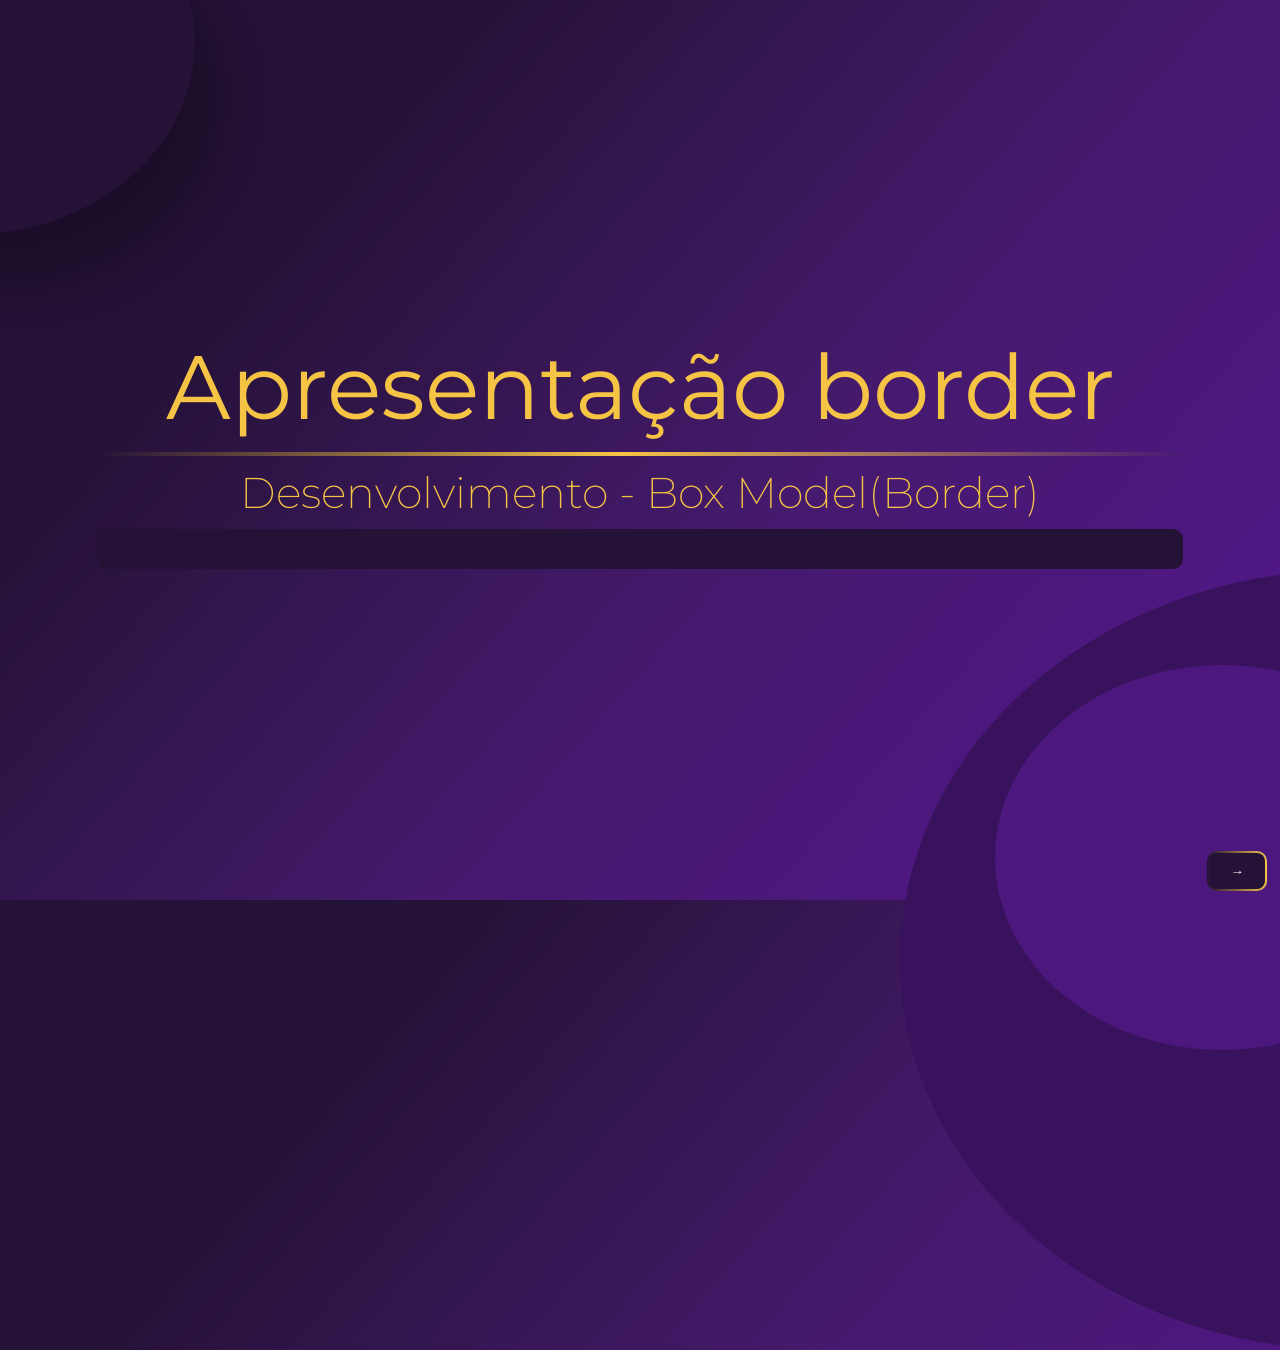
<file: public/index.html>
<!DOCTYPE html>
<html lang="pt-br">
<head>
    <meta charset="UTF-8">
    <meta name="viewport" content="width=device-width, initial-scale=1.0">
    <link rel="stylesheet" href="../style/style.css">
    <title>Slide 1</title>
</head>
<body>
    <div class="slide">
        <div class="elipse" id="el1"></div>
        <div class="elipse" id="el3"></div>
        <div class="elipse" id="el2"></div>

        <div class="titulo">
            <p id="titulo-capa">Apresentação border</p>
            <div class="linha-titulo"></div>
            <p id="subtitulo-capa">Desenvolvimento - Box Model(Border)</p>

            <div class="integrantes">
                <div class="grupo grupo1">
                    <span>Bruno Siqueira Broslavschi Pagan</span>
                    <span>Arthur Amorim Martins</span>
                    <span>Henry de Sá Rodrigues</span>
                </div>
                <div class="grupo grupo2">
                    <span>Osmar Felipe de Carvalho</span>
                    <span>João Bertozzi Neto</span>
                    <span>Cauê Minini Giroto Alvarez</span>
                </div>
            </div>
        </div>
        

        <footer class="botaos">
            <button id="direita">→</button>
        </footer>
    </div>
    <script src="../script/capa.js"></script>
</body>
</html>
</file>
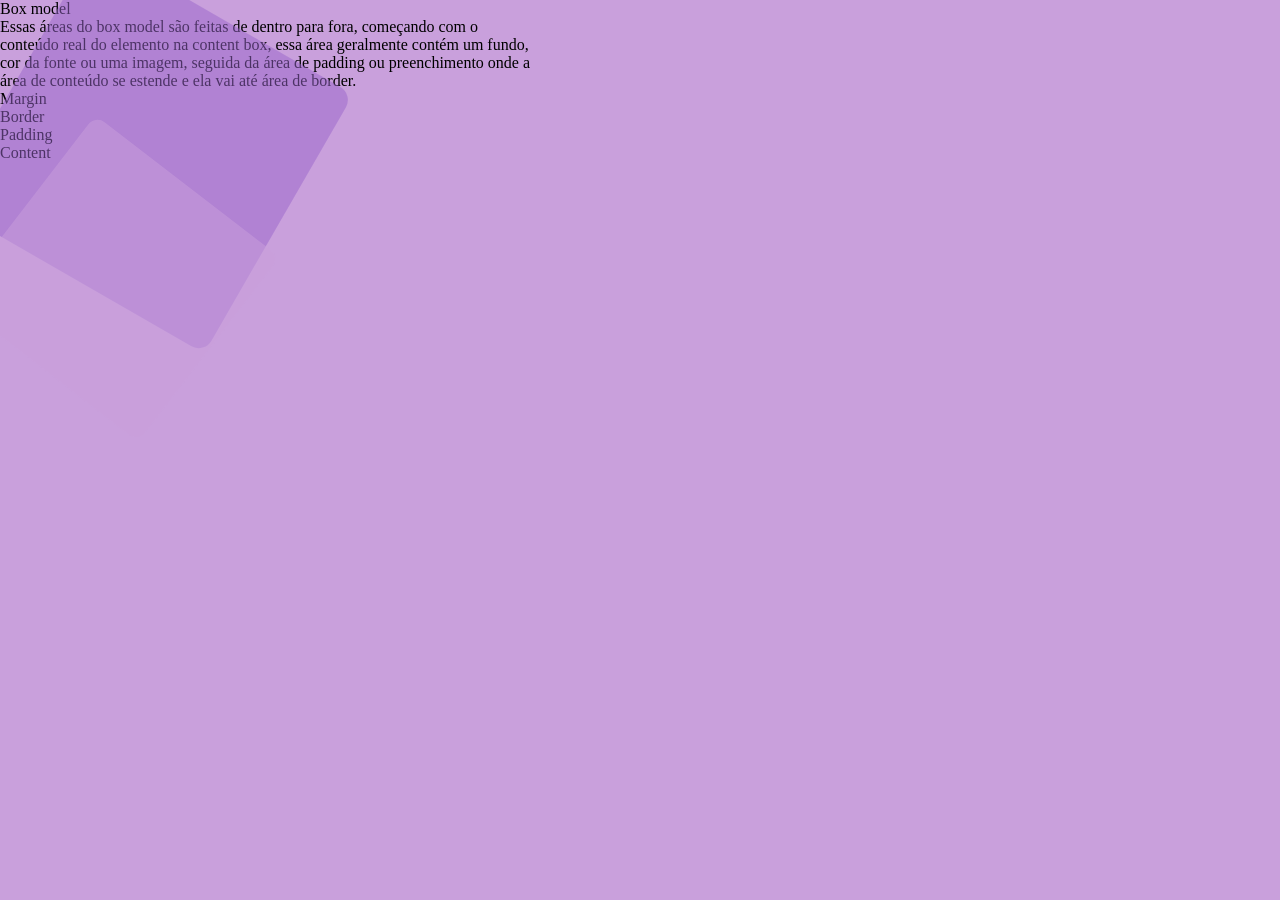
<file: public/boxmodel.html>
<!DOCTYPE html>
<html lang="en">
<head>
    <meta charset="UTF-8">
    <meta name="viewport" content="width=device-width, initial-scale=1.0">
    <title>Document</title>
    <link rel="stylesheet" href="../style/boxmodel.css">
</head>
<body id="slides">
    <div class="slide">
        <div class="esquerda-slide">
            <div class="quadrado1"></div>
            <span id="titulo-box-model">Box model</span>
            <div class="texto-box-model"><p>Essas áreas do box model são feitas de dentro para fora, começando com o conteúdo real do elemento na content box, essa área geralmente contém um fundo, cor da fonte ou uma imagem, seguida da área de padding ou preenchimento onde a área de conteúdo se estende e ela vai até área de border.</p></div>
        </div>
        <div class="direita-slide">
            <div class="caixas">
                <div class="caixa" id="c1"><span>Margin</span></div>
                <div class="caixa" id="c2"><span>Border</span></div>
                <div class="caixa" id="c3"><span>Padding</span></div>
                <div class="caixa" id="c4"><span>Content</span></div>
                
            </div>
            <div class="quadrado2"></div>
        </div>
    </div>
</body>
</html>
</file>
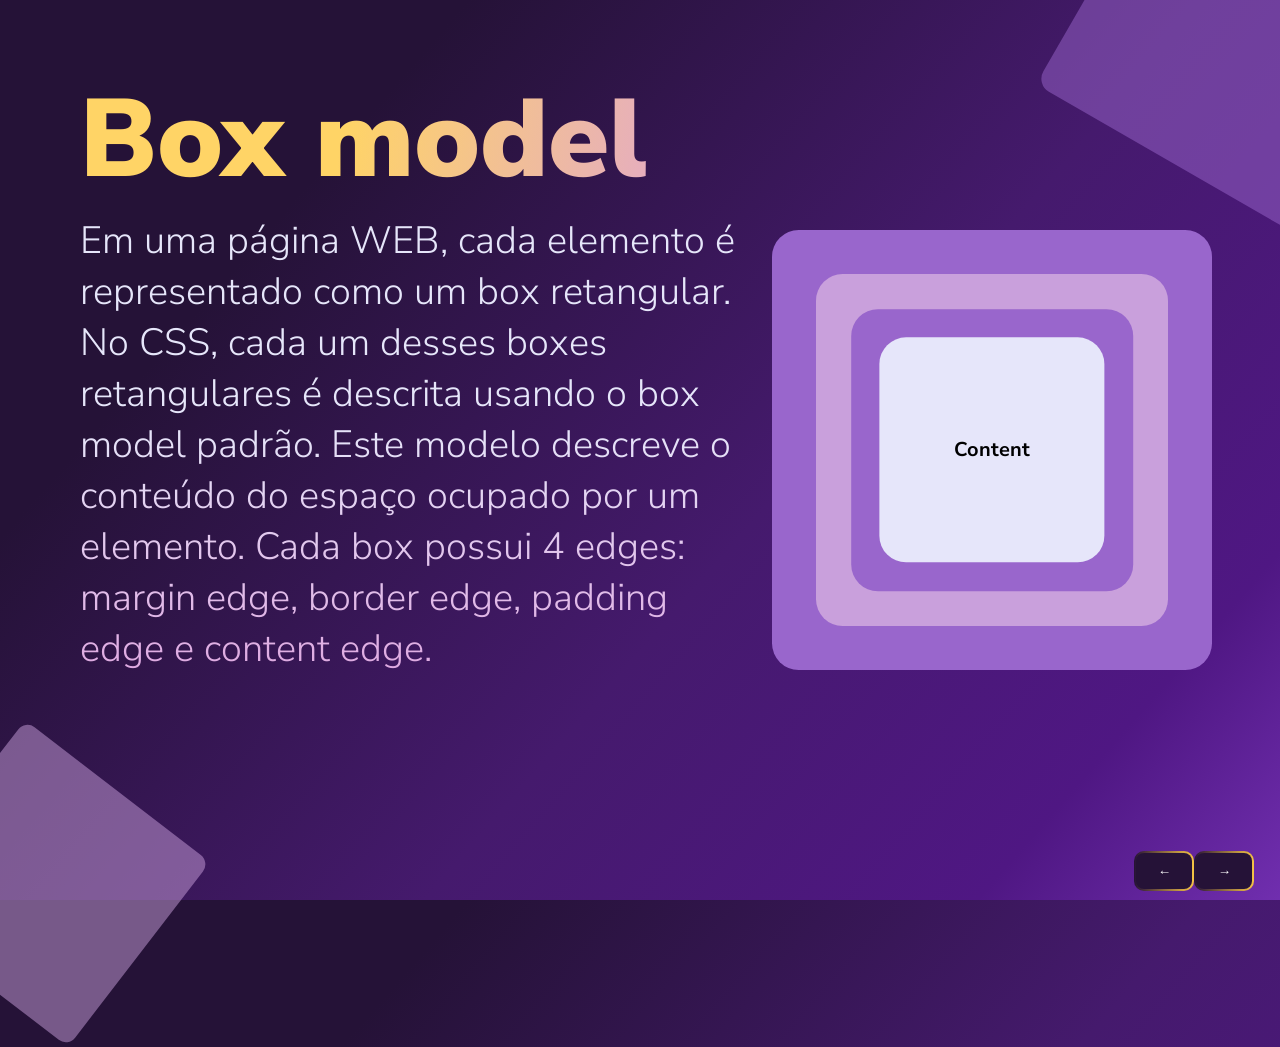
<file: public/slide1.html>
<!DOCTYPE html>
<html lang="en">
<head>
    <meta charset="UTF-8">
    <meta name="viewport" content="width=device-width, initial-scale=1.0">
    <title>slide 1</title>
    <link rel="stylesheet" href="../style/style.css">
</head>
<body>
        <div class="quadrado1"></div>
        <div class="texto">
            <span id="titulo-box-model">Box model</span>
            <div class="texto-box-model" id="texto-box-model"><p>Em uma página WEB, cada elemento é representado como um box retangular. No CSS, cada um desses boxes retangulares é descrita usando o box model padrão. Este modelo descreve o conteúdo do espaço ocupado por um elemento. Cada box possui 4 edges: margin edge, border edge, padding edge e content edge.</p></div>
        </div>
        <div class="caixas">
            <div class="caixa" id="c1"><span>Margin</span></div>
            <div class="caixa" id="c2"><span>Border</span></div>
            <div class="caixa" id="c3"><span>Padding</span></div>
            <div class="caixa" id="c4"><span>Content</span></div>
        </div>
        <div class="quadrado2"></div>
        <footer class="botaos">
            <button id="esquerda">←</button>
            <button id="direita">→</button>
        </footer>
        <script src="../script/slide1.js"></script>
</body>
</html>
</file>
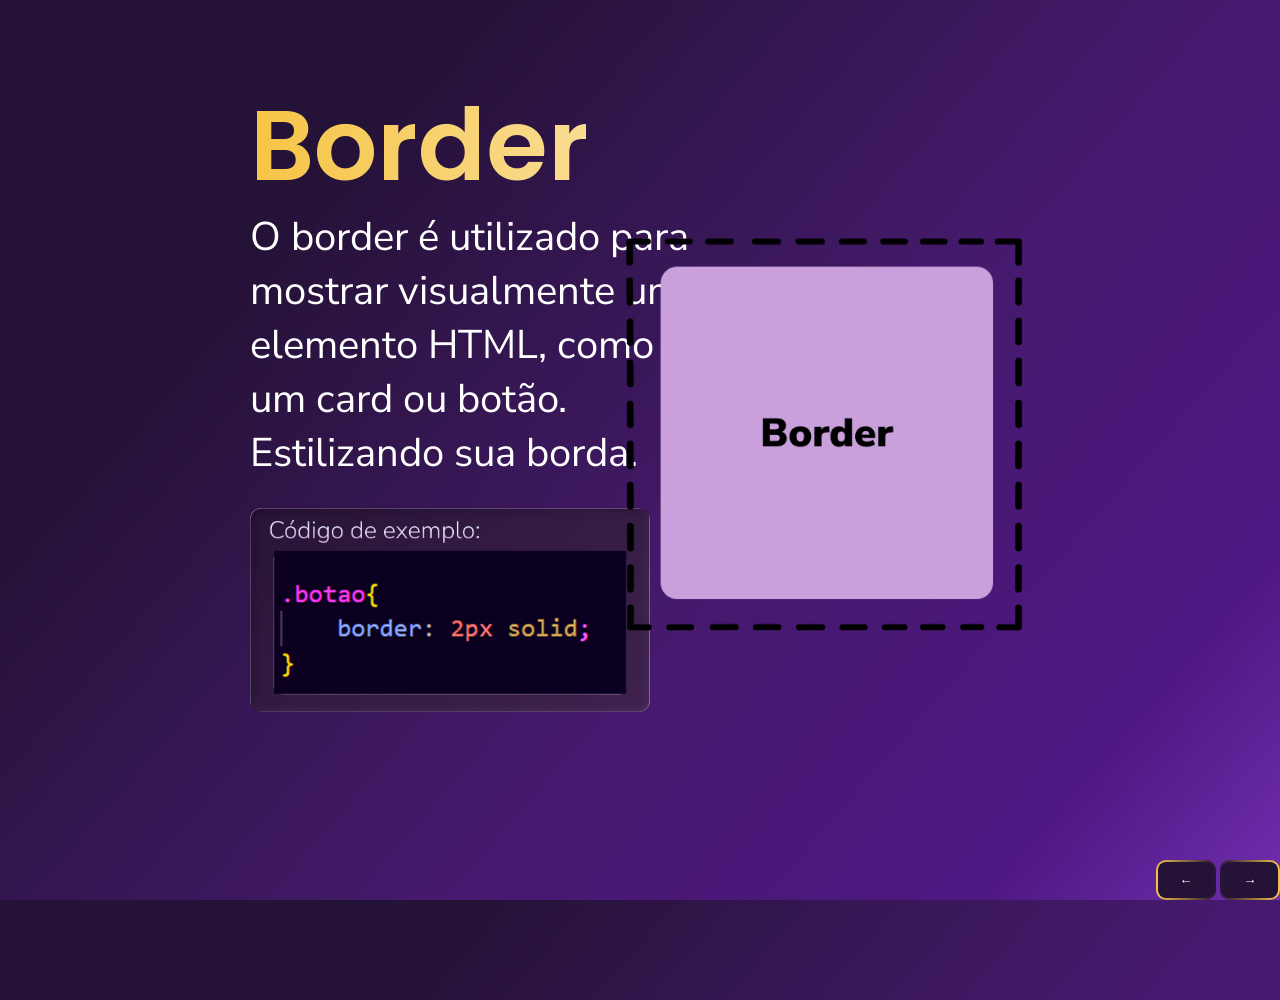
<file: public/slide2.html>
<!DOCTYPE html>
<html lang="pt-br">
<head>
    <meta charset="UTF-8">
    <meta name="viewport" content="width=device-width, initial-scale=1.0">
    <link rel="stylesheet" href="../style/style2.css">
    <title>Slide 2</title>
</head>
<body>

    <div class="content">
        <h1 id="title">Border</h1>
        <p id="info">O border é utilizado para <br>mostrar visualmente um <br>elemento HTML, como <br>um card ou botão. <br>Estilizando sua borda.</p>
        <div class="exemplo">
            <img src="../style/assets/exemplo1.png" alt="" class="ex1">
        </div>
        <div class="exemplo2">
            <img src="../style/assets/exemplo2.png" alt="" class="ex2">
        </div>
    </div>
    


    <footer class="botaos">
        <button id="esquerda">←</button>
        <button id="direita">→</button>
    </footer>

    <script src="../script/slide2.js"></script>
</body>
</html>
</file>
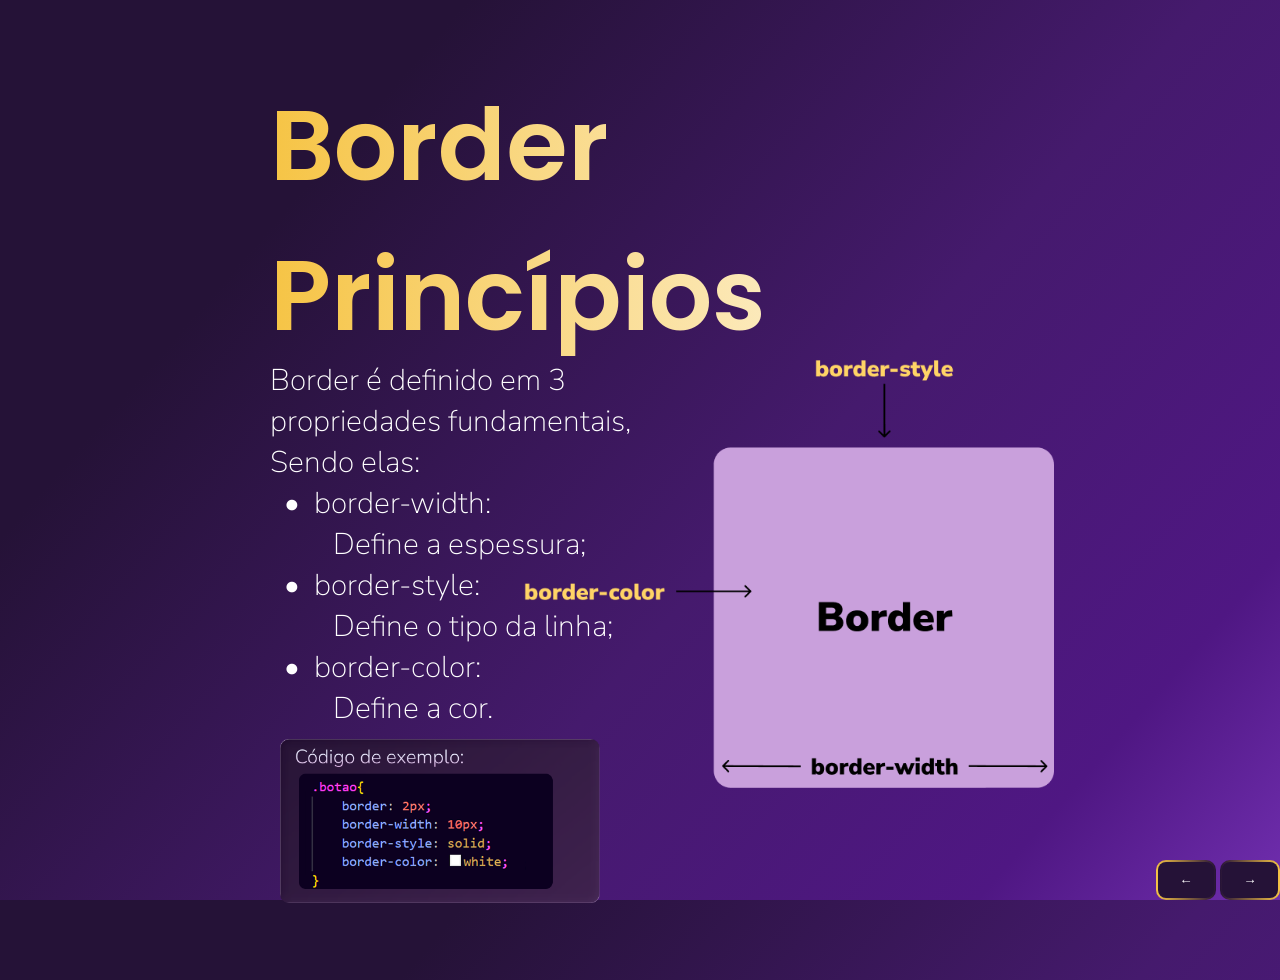
<file: public/slide3.html>
<!DOCTYPE html>
<html lang="pt-br">
<head>
    <meta charset="UTF-8">
    <meta name="viewport" content="width=device-width, initial-scale=1.0">
    <link rel="stylesheet" href="../style/style3.css">
    <title>Slide 3</title>
</head>
<body>

    <div class="content">
        <h1 id="title">Border Princípios</h1>
        <p id="info">Border é definido em 3<br>propriedades fundamentais,<br>Sendo elas:
        <br> &nbsp; • &nbsp;border-width:<br>&nbsp; &nbsp; &nbsp; &nbsp; &nbsp;Define a espessura;
        <br> &nbsp; • &nbsp;border-style:<br>&nbsp; &nbsp; &nbsp; &nbsp; &nbsp;Define o tipo da linha;
        <br> &nbsp; • &nbsp;border-color:<br>&nbsp; &nbsp; &nbsp; &nbsp; &nbsp;Define a cor.</p>
        <div class="exemplo3">
            <img src="../style/assets/ex3.png" alt="" class="ex3">
        </div>
        <div class="exemplo4">
            <img src="../style/assets/ex4.png" alt="" class="ex4">
        </div>
    </div>
    


    <footer class="botaos">
        <button id="esquerda">←</button>
        <button id="direita">→</button>
    </footer>

    <script src="../script/slide3.js"></script>
</body>
</html>
</file>
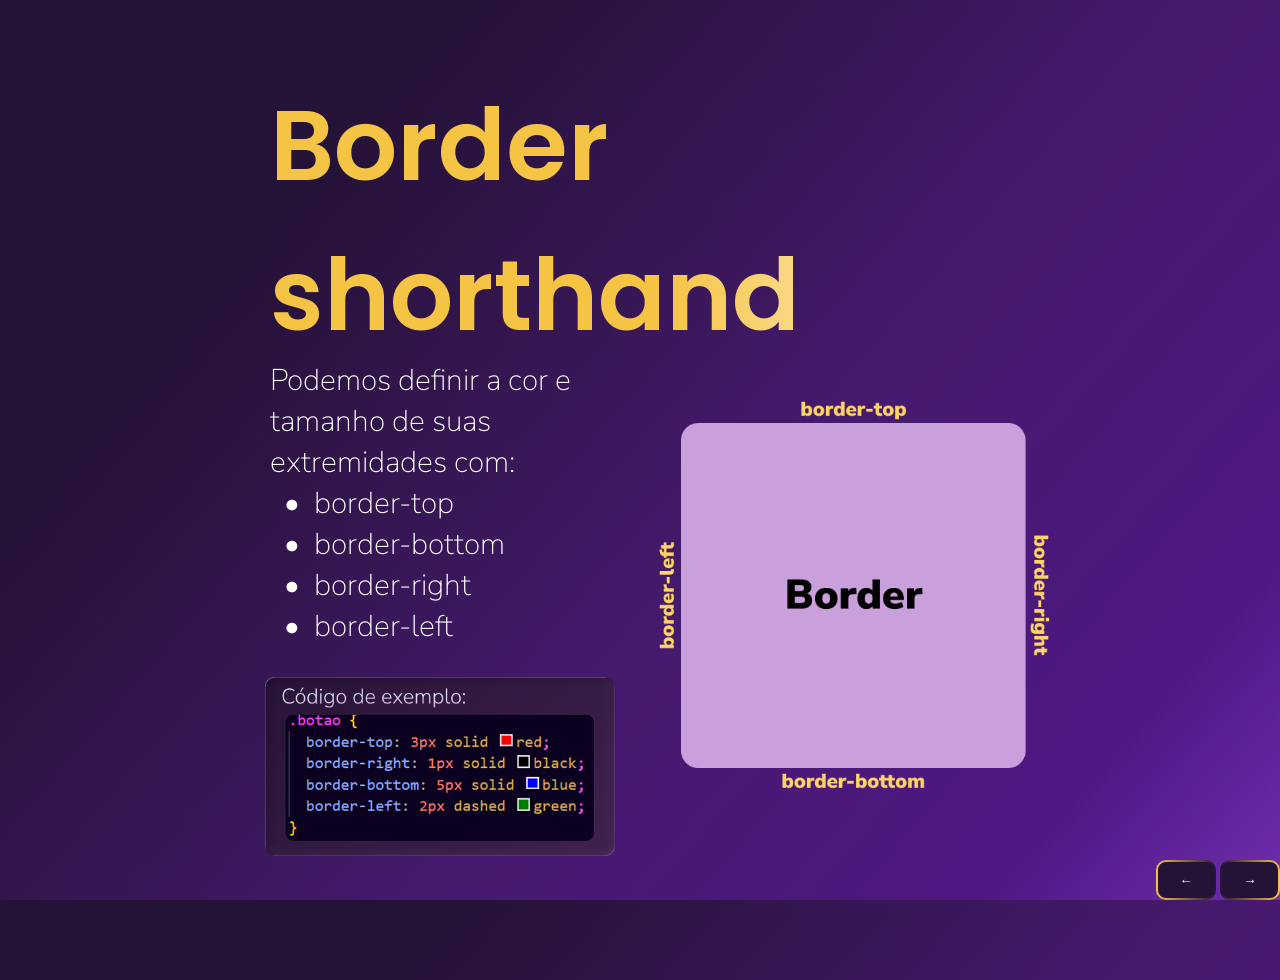
<file: public/slide4.html>
<!DOCTYPE html>
<html lang="pt-br">
<head>
    <meta charset="UTF-8">
    <meta name="viewport" content="width=device-width, initial-scale=1.0">
    <link rel="stylesheet" href="../style/style4.css">
    <title>Slide 4</title>
</head>
<body>

    <div class="content">
        <h1 class="title">Border shorthand</h1> 
        <p id="info">Podemos definir a cor e <br>tamanho de suas <br>extremidades com:
        <br> &nbsp; • &nbsp;border-top
        <br> &nbsp; • &nbsp;border-bottom
        <br>&nbsp; • &nbsp;border-right
        <br>&nbsp; • &nbsp;border-left<br></p>
        <div class="exemplo3">
            <img src="../style/assets/ex5.png" alt="" class="ex3">
        </div>
        <div class="exemplo4">
            <img src="../style/assets/ex6.png" alt="" class="ex4">
        </div>
    </div>
    


    <footer class="botaos">
        <button id="esquerda">←</button>
        <button id="direita">→</button>
    </footer>

    <script src="../script/slide4.js"></script>
</body>
</html>
</file>
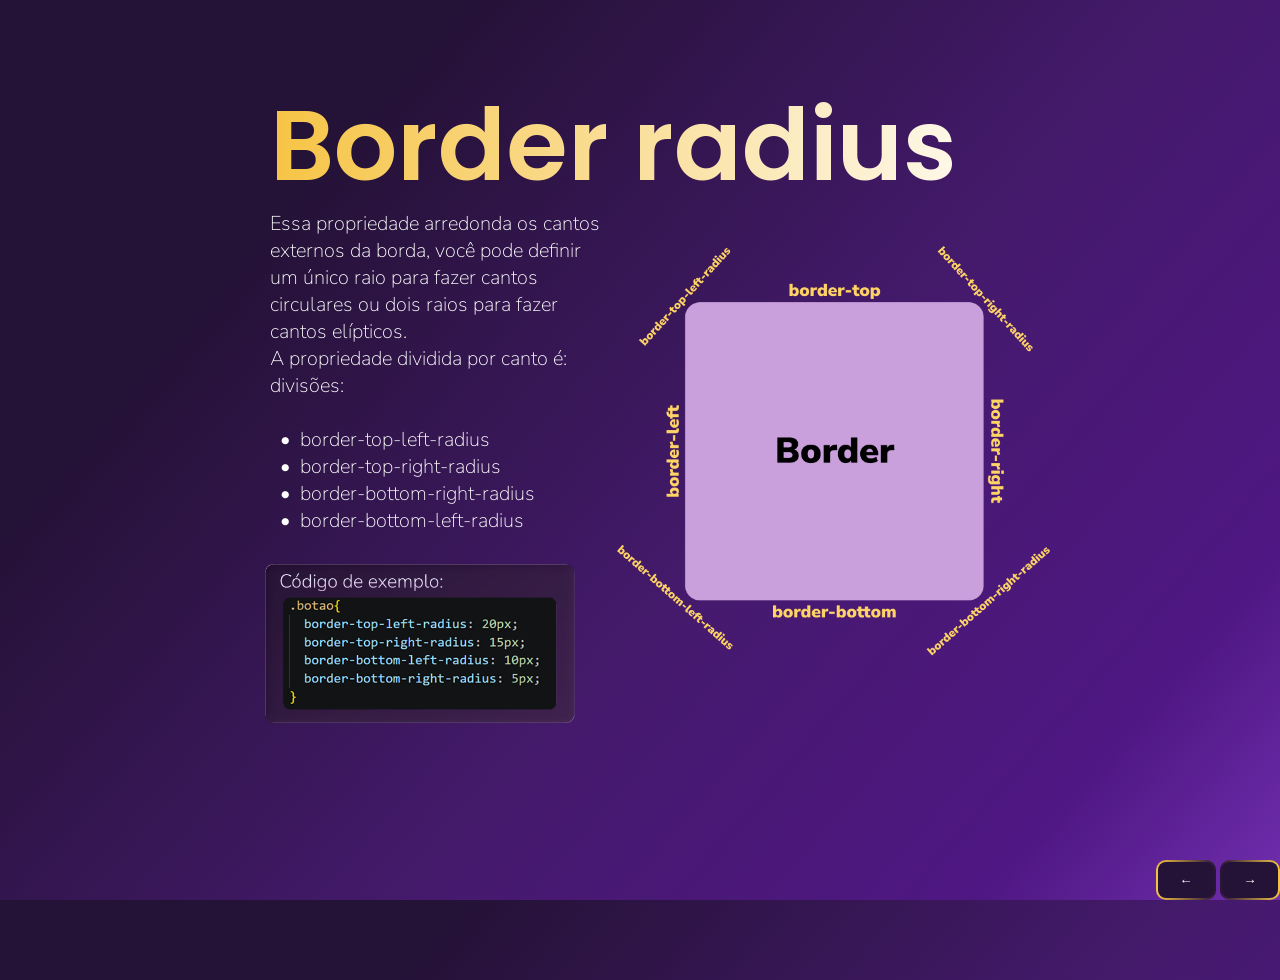
<file: public/slide5.html>
<!DOCTYPE html>
<html lang="pt-br">
<head>
    <meta charset="UTF-8">
    <meta name="viewport" content="width=device-width, initial-scale=1.0">
    <link rel="stylesheet" href="../style/style5.css">
    <title>Slide 5</title>
</head>
<body>

    <div class="content">
        <h1 id="title">Border radius</h1>
        <p id="info">Essa propriedade arredonda os cantos <br>externos da borda, você pode definir <br>um único raio para fazer cantos <br>circulares ou dois raios para fazer <br>cantos elípticos. <br>A propriedade dividida por canto é:<br>divisões:<br>
        <br> &nbsp; • &nbsp;border-top-left-radius
        <br> &nbsp; • &nbsp;border-top-right-radius
        <br>&nbsp; • &nbsp;border-bottom-right-radius
        <br>&nbsp; • &nbsp;border-bottom-left-radius</p>
        <div class="exemplo3">
            <img src="../style/assets/ex7.png" alt="" class="ex3">
        </div>
        <div class="exemplo4">
            <img src="../style/assets/ex8.png" alt="" class="ex4">
        </div>
    </div>
    


    <footer class="botaos">
        <button id="esquerda">←</button>
        <button id="direita">→</button>
    </footer>

    <script src="../script/slide5.js"></script>
</body>
</html>
</file>
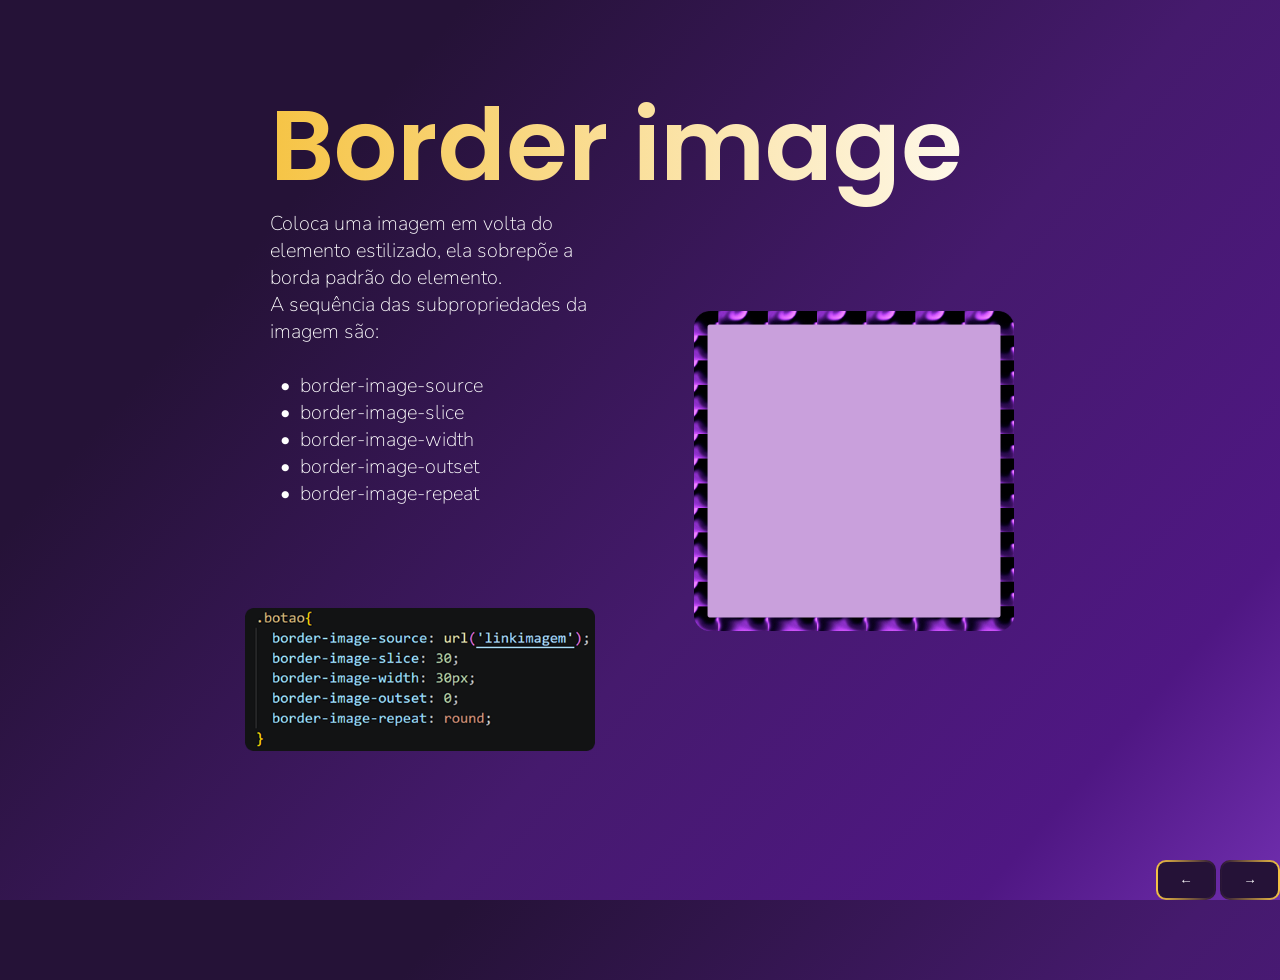
<file: public/slide6.html>
<!DOCTYPE html>
<html lang="pt-br">
<head>
    <meta charset="UTF-8">
    <meta name="viewport" content="width=device-width, initial-scale=1.0">
    <link rel="stylesheet" href="../style/style6.css">
    <title>Slide 6</title>
</head>
<body>

    <div class="content">
        <h1 id="title">Border image</h1>
        <p id="info">Coloca uma imagem em volta do <br>elemento estilizado, ela sobrepõe a <br>borda padrão do elemento.<br>A sequência das subpropriedades da <br>imagem são:<br>
        <br> &nbsp; • &nbsp;border-image-source
        <br> &nbsp; • &nbsp;border-image-slice
        <br>&nbsp; • &nbsp;border-image-width
        <br>&nbsp; • &nbsp;border-image-outset
        <br>&nbsp; • &nbsp;border-image-repeat</p>

        <div class="exemplo5">
            <img src="../style/assets/ex9.png" alt="" class="ex5">
        </div>
        <div class="exemplo6">
            <img src="../style/assets/ex10.png" alt="" class="ex6">
        </div>
    </div>

    <footer class="botaos">
        <button id="esquerda">←</button>
        <button id="direita">→</button>
    </footer>

    <script src="../script/slide6.js"></script>
</body>
</html>
</file>
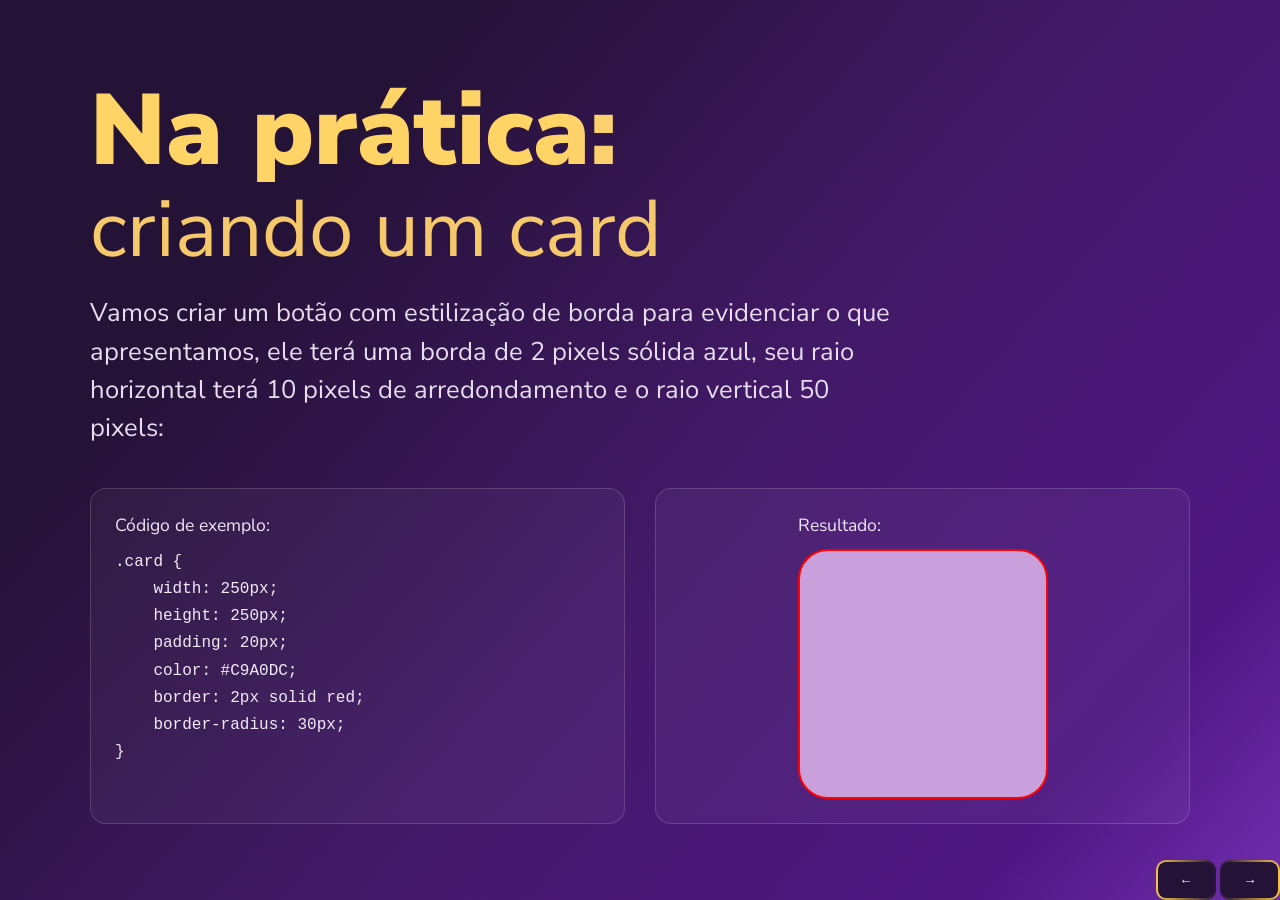
<file: public/slide7.html>
<!DOCTYPE html>
<html lang="pt-br">
<head>
<meta charset="UTF-8">
<title>slide 7</title>
<style>
  @import url('https://fonts.googleapis.com/css2?family=Fredoka:wght@300..700&family=Lexend:wght@100..900&family=Nunito+Sans:ital,opsz,wght@0,6..12,200..1000;1,6..12,200..1000&family=Poppins:ital,wght@0,100;0,200;0,300;0,400;0,500;0,600;0,700;0,800;0,900;1,100;1,200;1,300;1,400;1,500;1,600;1,700;1,800;1,900&display=swap');

  :root {
    --roxo-branco: #E6E6FA;
    --roxo-rosado: #DDA0DD;
    --roxo-claro: #C9A0DC;
    --roxo-forte: #9966CC;
    --roxo-medio: #813AC5;
    --roxo-fundo: #251237;
    --roxo-fundo-sombra: rgba(0, 0, 0, 0.25);
    --amarelo-contraste: #F6C445;
    --preto-puro: #000000;
    --branco-puro: #fff;
    --fonte-padrao: "Nunito Sans", sans-serif;
    --fonte-titulo: "Poppins", sans-serif;
   
}
  * { box-sizing: border-box; }

  body {
    font-family: "Nunito Sans", sans serif;
    margin: 0;
    min-height: 100vh;
    display: flex;
    align-items: center;
    justify-content: center;
    background: linear-gradient(131deg, var(--roxo-fundo, #251237) 22.69%, #451A6D 58.53%, #4F1783 85.31%, var(--roxo-medio) 107.41%);
    padding: 40px;
  }

  .slide {
    max-width: 1100px;
    width: 100%;
    color: #fff;
  }

  h1 {
    margin: 0 0 6px 0;
    font-size: 3rem;
    line-height: 1.1;
  }

  h1 .highlight {
    background: linear-gradient(101deg, #FFD466 42.2%, #DDA0DD 107.95%);
  background-clip: text;
  -webkit-background-clip: text;
  -webkit-text-fill-color: transparent;
    font-weight: 900;
    display: block;
    font-size: 100px;
  }

  h1 .sub {
    color: #f5c96b;
    font-weight: 400;
    display: block;
    font-size: 80px;
  }

  p.desc {
    color: #e7ddef;
    font-size: 1.6rem;
    line-height: 1.5;
    max-width: 800px;
    margin: 20px 0 40px 0;
  }

  .panels {
    display: flex;
    gap: 30px;
    flex-wrap: wrap;
  }

  .panel {
    flex: 1;
    min-width: 300px;
    background: rgba(255,255,255,0.04);
    border: 1px solid rgba(255,255,255,0.15);
    border-radius: 16px;
    padding: 24px;
  }

  .panel h2 {
    margin: 0 0 12px 0;
    font-size: 1.1rem;
    font-weight: 400;
    color: #ede4f5;
  }

  pre.code {
    margin: 0;
    font-family: 'Courier New', monospace;
    font-size: 1rem;
    color: #f1eaf7;
    line-height: 1.7;
    white-space: pre-wrap;
  }

  .result-box {
    display: flex;
    align-items: center;
    justify-content: center;
    min-height: 300px;
  }

  .card {
    width: 250px;
    height: 250px;
    padding: 20px;
    background-color: #C9A0DC;
    border: 2px solid red;
    border-radius: 30px;
  }

  .botaos{
    display: flex;
    width: 99%;
    height: 94%;
    position: fixed;
    align-items: flex-end;
    justify-content: flex-end;
    margin: 0;
    gap: 4px;
    bottom: 0;
    right: 0;
    opacity: 0;
    animation: fadeIn 0.5s ease-in forwards;
    animation-delay: 0s;

}
 
#direita{
    width: 60px;
    height: 40px;
    border: 2px solid transparent;
    border-radius: 10px;
    color: white;
    background-color: var(--roxo-fundo);
    background:
        linear-gradient(var(--roxo-fundo), var(--roxo-fundo)) padding-box,
        linear-gradient(to right, var(--roxo-fundo), var(--amarelo-contraste)) border-box;
    font-weight: 500px;
}

#esquerda{
    width: 60px;
    height: 40px;
    border: 2px solid transparent;
    border-radius: 10px;
    color: white;
    background-color: var(--roxo-fundo);
    background:
        linear-gradient(var(--roxo-fundo), var(--roxo-fundo)) padding-box,
        linear-gradient(to left, var(--roxo-fundo), var(--amarelo-contraste)) border-box;
    font-weight: 500px;
}

@keyframes fadeIn {
    from {
        opacity: 0;
    }

    to {
        opacity: 1;
    }
}
</style>
</head>
<body>

  <div class="slide">
    <h1>
      <span class="highlight">Na prática:</span>
      <span class="sub">criando um card</span>
    </h1>

    <p class="desc">
      Vamos criar um botão com estilização de borda para evidenciar o que apresentamos,
      ele terá uma borda de 2 pixels sólida azul, seu raio horizontal terá 10 pixels de
      arredondamento e o raio vertical 50 pixels:
    </p>

    <div class="panels">
      <div class="panel">
        <h2>Código de exemplo:</h2>
        <pre class="code">.card {
    width: 250px;
    height: 250px;
    padding: 20px;
    color: #C9A0DC;
    border: 2px solid red;
    border-radius: 30px;
}</pre>
      </div>

      <div class="panel result-box">
        <div>
          <h2>Resultado:</h2>
          <div class="card"></div>
        </div>
      </div>
    </div>
    <footer class="botaos">
      <button id="esquerda">←</button>
      <button id="direita">→</button>
  </footer>
  </div>

  <script>
    //entrada
const direita = document.getElementById("direita");
const esquerda = document.getElementById("esquerda");
 
 
//processamentos e funções
 
//botão direito
document.addEventListener("keydown", function(event){
    if (event.key === "ArrowRight"){
        window.location.href = "slide8.html"
    }
})
 
direita.addEventListener("click", function(){
    window.location.href = "slide8.html"
});



//botao esquerdo
document.addEventListener("keydown", function(event){

    if (event.key === "ArrowLeft"){

        window.location.href = "slide6.html"

    }

})

esquerda.addEventListener("click", function(){

    window.location.href = "slide6.html"

});
  </script>
</body>
</html>
</file>
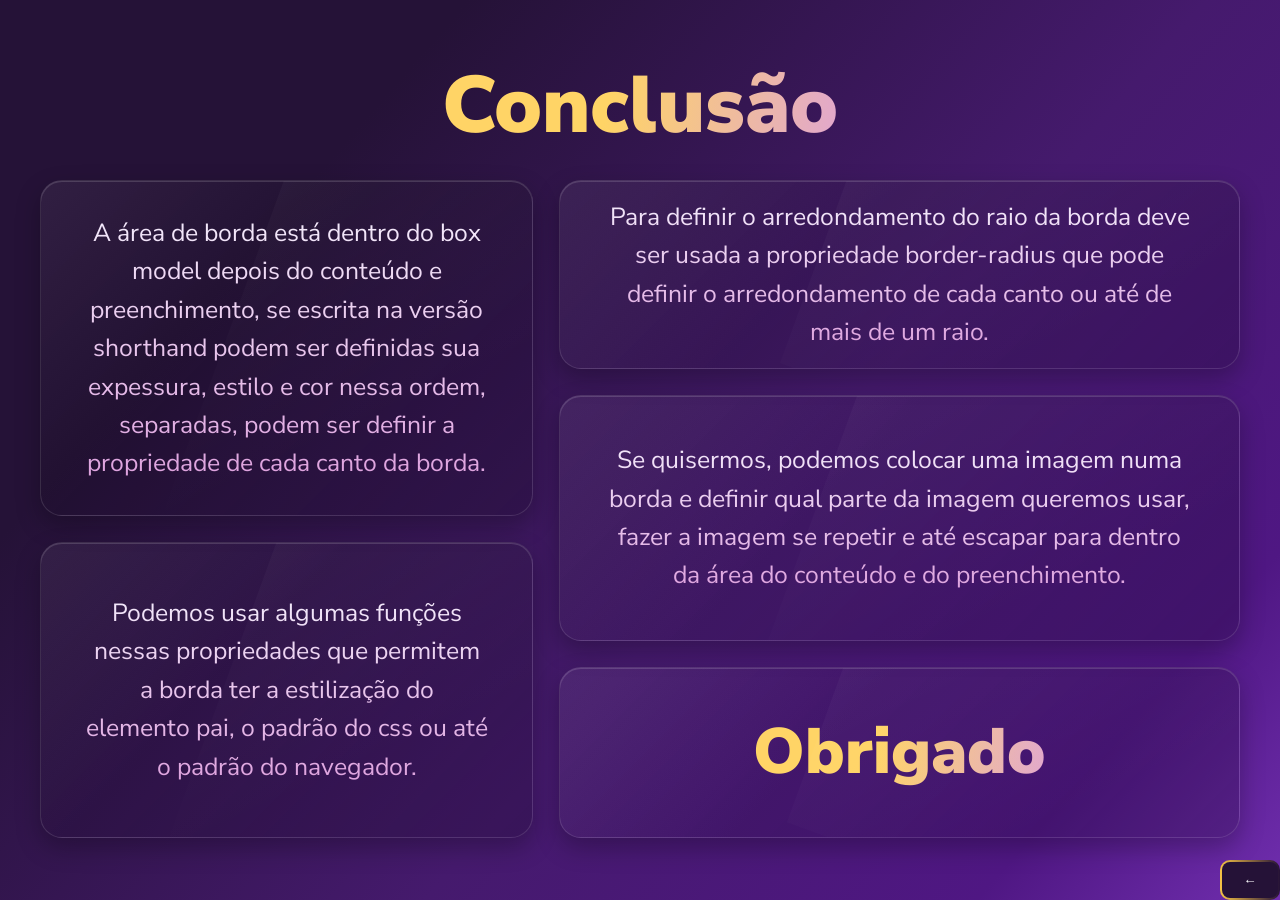
<file: public/slide8.html>
<!DOCTYPE html>
<html lang="pt-br">
<head>
<meta charset="UTF-8">
<title>slide 10</title>
<style>
  @import url('https://fonts.googleapis.com/css2?family=Fredoka:wght@300..700&family=Lexend:wght@100..900&family=Nunito+Sans:ital,opsz,wght@0,6..12,200..1000;1,6..12,200..1000&family=Poppins:ital,wght@0,100;0,200;0,300;0,400;0,500;0,600;0,700;0,800;0,900;1,100;1,200;1,300;1,400;1,500;1,600;1,700;1,800;1,900&display=swap');


  :root {
    --roxo-branco: #E6E6FA;
    --roxo-rosado: #DDA0DD;
    --roxo-claro: #C9A0DC;
    --roxo-forte: #9966CC;
    --roxo-medio: #813AC5;
    --roxo-fundo: #251237;
    --roxo-fundo-sombra: rgba(0, 0, 0, 0.25);
    --amarelo-contraste: #F6C445;
    --preto-puro: #000000;
    --branco-puro: #fff;
    --fonte-padrao: "Nunito Sans", sans-serif;
    --fonte-titulo: "Poppins", sans-serif;
   
}
  * { box-sizing: border-box; }

  body {
    font-family: "Nunito Sans", sans serif;
    margin: 0;
    min-height: 100vh;
    display: flex;
    align-items: center;
    justify-content: center;
    background: linear-gradient(131deg, var(--roxo-fundo, #251237) 22.69%, #451A6D 58.53%, #4F1783 85.31%, var(--roxo-medio) 107.41%);
    padding: 40px;
  }

  .slide {
    max-width: 1200px;
    width: 100%;
    color: #fff;
  }

  h1 {
    margin: 0 0 30px 0;
    font-size: 5rem;
    line-height: 1.1;
    text-align: center;
  }

  .highlight {
    background: linear-gradient(101deg, #FFD466 42.2%, #DDA0DD 107.95%);
    background-clip: text;
    -webkit-background-clip: text;
    -webkit-text-fill-color: transparent;
    font-weight: 900;
  }

  .panels-grid {
    display: flex;
    gap: 26px;
    align-items: stretch;
  }

  .panels-col {
    display: flex;
    flex-direction: column;
    gap: 26px;
  }

  .panels-col.left {
    flex: 42;
  }

  .panels-col.right {
    flex: 58;
  }

  .panels-col.left .panel:nth-child(1) { flex: 118; }
  .panels-col.left .panel:nth-child(2) { flex: 100; }

  .panels-col.right .panel:nth-child(1) { flex: 118; }
  .panels-col.right .panel:nth-child(2) { flex: 175; }
  .panels-col.right .panel:nth-child(3) { flex: 100; }

  .panel {
    position: relative;
    display: flex;
    align-items: center;
    justify-content: center;
    overflow: hidden;
    background: linear-gradient(135deg, rgba(255,255,255,0.06) 0%, rgba(0,0,0,0.10) 40%, rgba(0,0,0,0.18) 100%);
    border: 1px solid rgba(255,255,255,0.12);
    border-radius: 22px;
    box-shadow: inset 0 1px 0 rgba(255,255,255,0.15), 0 10px 25px rgba(0,0,0,0.25);
    padding: 34px 44px;
  }

  .panel::after {
    content: "";
    position: absolute;
    top: -60%;
    right: -30%;
    width: 90%;
    height: 220%;
    background: linear-gradient(135deg, rgba(255,255,255,0.05) 0%, rgba(255,255,255,0) 55%);
    transform: rotate(20deg);
    pointer-events: none;
  }

  p.grad-text {
    margin: 0;
    font-size: 1.55rem;
    line-height: 1.55;
    text-align: center;
    background: linear-gradient(180deg, #f3eafb 0%, #DDA0DD 100%);
    background-clip: text;
    -webkit-background-clip: text;
    -webkit-text-fill-color: transparent;
  }

  .panel.obrigado-panel .highlight {
    font-size: 4rem;
  }

  .botaos {
    display: flex;
    width: 99%;
    height: 94%;
    position: fixed;
    align-items: flex-end;
    justify-content: flex-end;
    margin: 0;
    gap: 4px;
    bottom: 0;
    right: 0;
    opacity: 0;
    animation: fadeIn 0.5s ease-in forwards;
}

@keyframes fadeIn {
    from {
        opacity: 0;
    }

    to {
        opacity: 1;
    }
}
 
#direita{
    width: 60px;
    height: 40px;
    border: 2px solid transparent;
    border-radius: 10px;
    color: white;
    background-color: var(--roxo-fundo);
    background:
        linear-gradient(var(--roxo-fundo), var(--roxo-fundo)) padding-box,
        linear-gradient(to right, var(--roxo-fundo), var(--amarelo-contraste)) border-box;
    font-weight: 500px;
}

#esquerda{
    width: 60px;
    height: 40px;
    border: 2px solid transparent;
    border-radius: 10px;
    color: white;
    background-color: var(--roxo-fundo);
    background:
        linear-gradient(var(--roxo-fundo), var(--roxo-fundo)) padding-box,
        linear-gradient(to left, var(--roxo-fundo), var(--amarelo-contraste)) border-box;
    font-weight: 500px;
}
</style>
</head>
<body>

  <div class="slide">
    <h1><span class="highlight">Conclusão</span></h1>

    <div class="panels-grid">
      <div class="panels-col left">
        <div class="panel">
          <p class="grad-text">A área de borda está dentro do box model depois do conteúdo e preenchimento, se escrita na versão shorthand podem ser definidas sua expessura, estilo e cor nessa ordem, separadas, podem ser definir a propriedade de cada canto da borda.</p>
        </div>
        <div class="panel">
          <p class="grad-text">Podemos usar algumas funções nessas propriedades que permitem a borda ter a estilização do elemento pai, o padrão do css ou até o padrão do navegador.</p>
        </div>
      </div>

      <div class="panels-col right">
        <div class="panel">
          <p class="grad-text">Para definir o arredondamento do raio da borda deve ser usada a propriedade border-radius que pode definir o arredondamento de cada canto ou até de mais de um raio.</p>
        </div>
        <div class="panel">
          <p class="grad-text">Se quisermos, podemos colocar uma imagem numa borda e definir qual parte da imagem queremos usar, fazer a imagem se repetir e até escapar para dentro da área do conteúdo e do preenchimento.</p>
        </div>
        <div class="panel obrigado-panel">
          <span class="highlight">Obrigado</span>
        </div>
      </div>
    </div>
    <footer class="botaos">
      <button id="esquerda">←</button>
  </footer>
  </div>
 <script>
  //entrada
const esquerda = document.getElementById("esquerda");

//botao esquerdo
document.addEventListener("keydown", function(event){

    if (event.key === "ArrowLeft"){

        window.location.href = "slide7.html"

    }

})

esquerda.addEventListener("click", function(){

    window.location.href = "slide7.html"

});
 </script>
</body>
</html>
</file>
<file: style/style.css>
@import url('https://fonts.googleapis.com/css2?family=Nunito+Sans:wght@300;400;500;700;900&display=swap');
@import url('https://fonts.googleapis.com/css2?family=Montserrat:ital,wght@0,100..900;1,100..900&display=swap');

:root {
    --roxo-branco: #E6E6FA;
    --roxo-rosado: #DDA0DD;
    --roxo-claro: #C9A0DC;
    --roxo-forte: #9966CC;
    --roxo-medio: #813AC5;
    --roxo-fundo: #251237;
    --roxo-fundo-sombra: rgba(0, 0, 0, 0.25);
    --amarelo-contraste: #F6C445;
    --preto-puro: #000000;
    --branco-puro: #fff;
    --nunito: 'Nunito Sans', sans-serif;
    --poppins: 'Montserrat', sans-serif;
}

* {
    box-sizing: border-box;
    margin: 0;
}

html, body {
    height: 100%;
    min-height: 100%;
}

body {
    min-height: 100vh;
    overflow: hidden;
    background: linear-gradient(
        131deg,
        var(--roxo-fundo, #251237) 22.69%,
        #451A6D 58.53%,
        #4F1783 85.31%,
        var(--roxo-medio) 107.41%
    );

    font-family: var(--nunito);

    display: flex;
    align-items: center;
}

#slides {
    overflow: hidden;
    height: 100vh; /* ou a altura fixa de um slide */
    background: linear-gradient(131deg, var(--roxo-fundo, #251237) 22.69%, #734087 107.41%);
}

#titulo-capa {
    font-size: 90px;
    color: var(--amarelo-contraste);
    font-weight: 400;
}

#subtitulo-capa {
    font-size: 43px;
    color: var(--amarelo-contraste);
    font-weight: 200;
}

.titulo {
    font-family: var(--poppins);
    display: flex;
    flex-direction: column;
    align-items: center;
    justify-content: center;
    gap: 10px;
}

.linha-titulo {
    width: 1086px;
    height: 4px;

    background: linear-gradient(90deg, var(--roxo-fundo, #251237) 0%, #F6C445 48.08%, #481975 100%);
}

.integrantes {
    position: relative;
    height: 40px;
    width: 100%;
    background: var(--roxo-fundo);

    border-radius: 10px;
}

.grupo {
    position: absolute;
    top: 0;
    left: 0;
    display: flex;
    justify-content: space-between;
    width: 100%;
    opacity: 0;
    padding: 10px;
}
.grupo span {
    background: linear-gradient(180deg, #E6E6FA 23.04%, #5F1AA0 150.92%);
    background-clip: text;
    -webkit-background-clip: text;
    -webkit-text-fill-color: transparent;
}
.grupo1 {
    animation: passar 4s infinite;
}

.grupo2 {
    animation: passar 4s infinite;
    animation-delay: 2s;
}

/*Animação pra passar os nomes*/
@keyframes passar {
    0% {opacity: 1;}
    45% {opacity: 1;}
    50% {opacity: 0;}
    95% {opacity: 0;}
    100% {opacity: 1;}
}

.elipse {
    height: 385px;
    width: 455px;
    border-radius: 50%;
    position: absolute;
}

#el1 {
    left: -260px;
    top: -150px;
    background: var(--roxo-fundo);
    box-shadow: 29px 55px 43.5px 0 var(--roxo-fundo-sombra);
}

#el2 {
    background: #4C187E;
    right: -170px;
    bottom: -150px;
}

#el3 {
    right: -520px;
    bottom: -450px;
    width: 900px;
    height: 780px;
    background: #39125E;
}

.botaos{
    display: flex;
    width: 98%;
    height: 98%;
    position: fixed;
    align-items: flex-end;
    justify-content: flex-end;
    margin: 0;
}

#direita{
    width: 60px;
    height: 40px;
    border: 2px solid transparent;
    border-radius: 10px;
    color: white;
    background-color: var(--roxo-fundo);
    background:
        linear-gradient(var(--roxo-fundo), var(--roxo-fundo)) padding-box,
        linear-gradient(to right, var(--roxo-fundo), var(--amarelo-contraste)) border-box;
    font-weight: 500px;
}

#esquerda{
    width: 60px;
    height: 40px;
    border: 2px solid transparent;
    border-radius: 10px;
    color: white;
    background-color: var(--roxo-fundo);
    background:
        linear-gradient(var(--roxo-fundo), var(--roxo-fundo)) padding-box,
        linear-gradient(to right, var(--roxo-fundo), var(--amarelo-contraste)) border-box;
    font-weight: 500px;
}

/*divisao de slide*/
.slide {
    display: flex;
    width: 100%;
    height: 87%;
    align-items: center;
    justify-content: center;
}

.esquerda-slide {
    display: flex;
    flex-direction: column;
    height: 100%;
    width: 54.1%;
    justify-content: flex-start;
    gap: 10px;
    position: relative;
    align-items: center;
    padding-top: 40px;
    overflow: visible;
    padding-top: 20px;      /* reduzir de 40px */
    gap: 5px;
}

.direita-slide {
    display: flex;
    height: 100%;
    width: 45.9%;
    align-items: center;
    position: relative;
    overflow: visible; /* faltando — corta o vazamento do quadrado */
}

/*caixas animadas*/
.caixas {
    position: relative;

    width: 45%;
    height: 100%;

    display: flex;
    align-items: center;
    justify-content: center;

    z-index: 2;
}

.caixa {
    border-radius: 26.7px;
    background: var(--roxo-forte);
    display: flex;
    position: absolute;
    justify-content: center;
    align-items: center;
    
    font-weight: bold;

    top: 50%;
    left: 50%;
    transform: translate(-50%, -50%);
}

#c1 {
    width: 440px;
    height: 440px;
    font-size: 60px;
    color: var(--amarelo-contraste);
}

#c2 {
    height: 352px;
    width: 352px;
    background: var(--roxo-claro);
    font-size: 43px;
}

#c3 {
    height: 281.6px;
    width: 281.6px;
    font-size: 30px;
    color: var(--amarelo-contraste);
}

#c4 {
    height: 225.28px;
    width: 225.28px;
    background: var(--roxo-branco);
    font-size: 20px;
}

#c1.animar {
    animation: c1-animacao 1s forwards;
}

#c2.animar {
    animation: c2-animacao 1s forwards;
}

#c3.animar {
    animation: c3-animacao 1s forwards;
}

#c4.animar {
    animation: c4-animacao 1s forwards;
}

#c1.reverso {
    animation: c1-animacao 1s forwards reverse;
}

#c2.reverso {
    animation: c2-animacao 1s forwards reverse;
}

#c3.reverso {
    animation: c3-animacao 1s forwards reverse;
}

#c4.reverso {
    animation: c4-animacao 1s forwards reverse;
}

/*Retângulos decorativo*/
.quadrado1 {
    width: 233.146px;
    height: 233.146px;
    transform: rotate(127.555deg);
    position: absolute;

    border-radius: 11.657px;
    opacity: 0.5;
    background: #C9A0DC;

    bottom: -100px;
    left: -70px;
}

.quadrado2 {
    width: 298.687px;
    height: 298.687px;
    transform: rotate(119.951deg);
    position: absolute;

    border-radius: 14.934px;
    opacity: 0.5;
    background: var(--roxo-forte, #96C);

    top: -120px;
    right: -110px;
}

.quadrado1,
.quadrado2 {
    z-index: 0;
}

/*animação das caixas*/
@keyframes c1-animacao {
    from {
        transform: translate(-50%, -50%) scale(1);
    }

    to {
        transform: translate(-50%, calc(-50% - 170px)) scale(0.65);
    }
}

@keyframes c2-animacao {
    from {
        transform: translate(-50%, -50%) scale(1);
    }

    to {
        transform: translate(-50%, calc(-50% + 10px)) scale(0.65);
    }
}

@keyframes c3-animacao {
    from {
        transform: translate(-50%, -50%) scale(1);
    }

    to {
        transform: translate(-50%, calc(-50% + 170px)) scale(0.65);
    }
}

@keyframes c4-animacao {
    from {
        transform: translate(-50%, -50%) scale(1);
    }

    to {
        transform: translate(-50%, calc(-50% + 280px)) scale(0.65);
    }
}

#titulo-box-model {
    font-size: 110px;
    font-weight: 900;

    background: linear-gradient(101deg, #FFD466 42.2%, #DDA0DD 107.95%);
    background-clip: text;
    -webkit-background-clip: text;
    -webkit-text-fill-color: transparent;
}

.texto-box-model {
    width: 663px;

    font-size: 38px;
    font-style: normal;
    font-weight: 300;
    line-height: normal;
    text-align: left;

    background: linear-gradient(180deg, #E6E6FA 44.83%, #DDA0DD 107.66%);
    background-clip: text;
    -webkit-background-clip: text;
    -webkit-text-fill-color: transparent;
}

.texto {
    width: 55%;
    height: 100%;
    display: flex;
    flex-direction: column;
    justify-content: flex-start;

    padding-left: 80px;
    padding-top: 65px;

    position: relative;
    z-index: 2;
}

@keyframes fadeIn{
    from{
        opacity: 0;
    }
    to{
        opacity: 1;
    }
}
</file>
<file: style/boxmodel.css>
@import url('https://fonts.googleapis.com/css2?family=Fredoka:wght@300..700&family=Lexend:wght@100..900&family=Nunito+Sans:ital,opsz,wght@0,6..12,200..1000;1,6..12,200..1000&family=Poppins:ital,wght@0,100;0,200;0,300;0,400;0,500;0,600;0,700;0,800;0,900;1,100;1,200;1,300;1,400;1,500;1,600;1,700;1,800;1,900&display=swap');

:root {
    --roxo-branco: #E6E6FA;
    --roxo-rosado: #DDA0DD;
    --roxo-claro: #C9A0DC;
    --roxo-forte: #9966CC;
    --roxo-medio: #813AC5;
    --roxo-fundo: #251237;
    --roxo-fundo-sombra: rgba(0, 0, 0, 0.25);
    --amarelo-contraste: #F6C445;
    --preto-puro: #000000;
    --branco-puro: #fff;
    --fonte-padrao: "Nunito Sans", sans-serif;
    --fonte-titulo: "Poppins", sans-serif;
}


html {
    overflow: hidden;
    height: 100%;
}
*{
    margin: 0;
    padding: 0;
    box-sizing: border-box;
}

body {
    position: relative;
    display: grid;
    grid-template-columns: 1.2fr 0.8fr;
    grid-template-rows: 300px calc(100% - 300px);
    grid-template-areas: 
    "header caixas"
    "texto caixas";

    /*background: linear-gradient(131deg, var(--roxo-fundo, #251237) 22.69%, #734087 107.41%);*/
    
    height: 100vh;
    width: 100vh;

    overflow: hidden;
    background-color: #C9A0DC;
}

.quadrado1 {
    width: 298.687px;
    height: 298.687px;
    transform: rotate(119.951deg);
    position: absolute;

    border-radius: 14.934px;
    opacity: 0.5;
    background: var(--roxo-forte, #96C);


    z-index: 1;
}

.quadrado2 {
    width: 233.146px;
    height: 233.146px;
    transform: rotate(127.555deg);
    position: absolute;

    border-radius: 11.657px;
    opacity: 0.5;
    background: #C9A0DC;

    z-index: 2;
}

.texto {
    font-family: var(--fonte-padrao);
}
</file>
<file: style/style2.css>
@import url('https://fonts.googleapis.com/css2?family=Fredoka:wght@300..700&family=Lexend:wght@100..900&family=Nunito+Sans:ital,opsz,wght@0,6..12,200..1000;1,6..12,200..1000&family=Poppins:ital,wght@0,100;0,200;0,300;0,400;0,500;0,600;0,700;0,800;0,900;1,100;1,200;1,300;1,400;1,500;1,600;1,700;1,800;1,900&display=swap');

:root {
    --roxo-branco: #E6E6FA;
    --roxo-rosado: #DDA0DD;
    --roxo-claro: #C9A0DC;
    --roxo-forte: #9966CC;
    --roxo-medio: #813AC5;
    --roxo-fundo: #251237;
    --roxo-fundo-sombra: rgba(0, 0, 0, 0.25);
    --amarelo-contraste: #F6C445;
    --preto-puro: #000000;
    --branco-puro: #fff;
    --fonte-padrao: "Nunito Sans", sans-serif;
    --fonte-titulo: "Poppins", sans-serif;
   
}

* {
    box-sizing: border-box;
    margin: 0;
}

html, body {
    height: 100%;
    min-height: 100%;
}

body {
    min-height: 100vh;
    overflow: hidden;
    background: linear-gradient(131deg, var(--roxo-fundo, #251237) 22.69%, #451A6D 58.53%, #4F1783 85.31%, var(--roxo-medio) 107.41%);
}

.content{
    margin-left: 150px;
    margin-top: 100px;
    display: flex;
    flex-direction: column;
    justify-content: flex-start;
    gap: 0px;
    width: 80%;
    height: 75%;
    padding: 100px;
}

#title{
    margin-top: -130px;
    
    font-family: var(--fonte-titulo);
    font-size: 100px;
    font-weight: 600;

    background: linear-gradient(to right, var(--amarelo-contraste), rgb(255, 255, 255));
    background-clip: text;
    -webkit-background-clip: text;
    color: transparent;
    -webkit-text-fill-color: transparent;
    opacity: 0;
    animation: fadeIn 0.5s ease-in forwards;
    animation-delay: 0.5s;
}

#info{
    margin-top: -10px;
    color: var(--branco-puro);
    font-size: 40px;
    font-family: var(--fonte-padrao);
    opacity: 0;
    animation: fadeIn 0.5s ease-in forwards;
    animation-delay: 0.8s;
}

.exemplo{
    margin-top: 30px;
    border: 2px solid white;
    border-radius: 10px;
    width: 400px;
    height: 200px;
    display: flex;
    justify-content: center;
    align-items: center;
    opacity: 0;
    animation: fadeIn 0.5s ease-in forwards;
    animation-delay: 1s;
}

.ex1{
    width: 400px;
}


.exemplo2{
    align-self: flex-end;
    margin-top: -530px;
    margin-left: 0px;
    opacity: 0;
    animation: fadeIn 0.5s ease-in forwards;
    animation-delay: 1.2s;
}

.ex2{
    width: 500px;
}



.botaos{
    display: flex;
    width: 99%;
    height: 94%;
    position: fixed;
    align-items: flex-end;
    justify-content: flex-end;
    margin: 0;
    gap: 4px;
    bottom: 0;
    right: 0;
    opacity: 0;
    animation: fadeIn 0.5s ease-in forwards;
    animation-delay: 0s;

}
 
#direita{
    width: 60px;
    height: 40px;
    border: 2px solid transparent;
    border-radius: 10px;
    color: white;
    background-color: var(--roxo-fundo);
    background:
        linear-gradient(var(--roxo-fundo), var(--roxo-fundo)) padding-box,
        linear-gradient(to right, var(--roxo-fundo), var(--amarelo-contraste)) border-box;
    font-weight: 500px;
}

#esquerda{
    width: 60px;
    height: 40px;
    border: 2px solid transparent;
    border-radius: 10px;
    color: white;
    background-color: var(--roxo-fundo);
    background:
        linear-gradient(var(--roxo-fundo), var(--roxo-fundo)) padding-box,
        linear-gradient(to left, var(--roxo-fundo), var(--amarelo-contraste)) border-box;
    font-weight: 500px;
}


@keyframes fadeIn{
    from{
        opacity: 0;
    }
    to{
        opacity: 1;
    }
}
</file>
<file: style/style3.css>
@import url('https://fonts.googleapis.com/css2?family=Fredoka:wght@300..700&family=Lexend:wght@100..900&family=Nunito+Sans:ital,opsz,wght@0,6..12,200..1000;1,6..12,200..1000&family=Poppins:ital,wght@0,100;0,200;0,300;0,400;0,500;0,600;0,700;0,800;0,900;1,100;1,200;1,300;1,400;1,500;1,600;1,700;1,800;1,900&display=swap');

:root {
    --roxo-branco: #E6E6FA;
    --roxo-rosado: #DDA0DD;
    --roxo-claro: #C9A0DC;
    --roxo-forte: #9966CC;
    --roxo-medio: #813AC5;
    --roxo-fundo: #251237;
    --roxo-fundo-sombra: rgba(0, 0, 0, 0.25);
    --amarelo-contraste: #F6C445;
    --preto-puro: #000000;
    --branco-puro: #fff;
    --fonte-padrao: "Nunito Sans", sans-serif;
    --fonte-titulo: "Poppins", sans-serif;
   
}

* {
    box-sizing: border-box;
    margin: 0;
}

html, body {
    height: 100%;
    min-height: 100%;
}

body {
    min-height: 100vh;
    overflow: hidden;
    background: linear-gradient(131deg, var(--roxo-fundo, #251237) 22.69%, #451A6D 58.53%, #4F1783 85.31%, var(--roxo-medio) 107.41%);
}

.content{
    margin-left: 150px;
    margin-top: 80px;
    display: flex;
    flex-direction: column;
    justify-content: flex-start;
    gap: 0px;
    width: 80%;
    height: 75%;
    padding: 120px;
}

#title{
    margin-top: -130px;
    
    font-family: var(--fonte-titulo);
    font-size: 100px;
    font-weight: 600;

    background: linear-gradient(to right, var(--amarelo-contraste), rgb(255, 255, 255));
    background-clip: text;
    -webkit-background-clip: text;
    color: transparent;
    -webkit-text-fill-color: transparent;
    opacity: 0;
    animation: fadeIn 0.5s ease-in forwards;
    animation-delay: 0.5s;
}

#info{
    margin-top: -10px;
    color: var(--branco-puro);
    font-size: 30px;
    font-family: var(--fonte-padrao);
    font-weight: 100;
    opacity: 0;
    animation: fadeIn 0.5s ease-in forwards;
    animation-delay: 0.8s;
}

.exemplo3{
    border-radius: 10px;
    width: 400px;
    height: 200px;
    display: flex;
    justify-content: center;
    align-items: center;
    opacity: 0;
    animation: fadeIn 0.5s ease-in forwards;
    animation-delay: 1s;
    margin-left: -30px;
    margin-top: 10px;
}

.ex3{
    width: 320px;
}

.botao{
    border: 2px;
    border-width: 10px;
    border-style: solid;
    border-color: white;
}

.exemplo4{
    align-self: flex-end;
    margin-top: -550px;
    margin-left: 0px;
    opacity: 0;
    animation: fadeIn 0.5s ease-in forwards;
    animation-delay: 1.2s;
}

.ex4{
    width: 530px;
    opacity: 0;
    animation: fadeIn 0.5s ease-in forwards;
    animation-delay: 1.2s;
}



.botaos{
    display: flex;
    width: 99%;
    height: 94%;
    position: fixed;
    align-items: flex-end;
    justify-content: flex-end;
    margin: 0;
    gap: 4px;
    bottom: 0;
    right: 0;
    opacity: 0;
    animation: fadeIn 0.5s ease-in forwards;
    animation-delay: 0s;

}
 
#direita{
    width: 60px;
    height: 40px;
    border: 2px solid transparent;
    border-radius: 10px;
    color: white;
    background-color: var(--roxo-fundo);
    background:
        linear-gradient(var(--roxo-fundo), var(--roxo-fundo)) padding-box,
        linear-gradient(to right, var(--roxo-fundo), var(--amarelo-contraste)) border-box;
    font-weight: 500px;
}

#esquerda{
    width: 60px;
    height: 40px;
    border: 2px solid transparent;
    border-radius: 10px;
    color: white;
    background-color: var(--roxo-fundo);
    background:
        linear-gradient(var(--roxo-fundo), var(--roxo-fundo)) padding-box,
        linear-gradient(to left, var(--roxo-fundo), var(--amarelo-contraste)) border-box;
    font-weight: 500px;
}


@keyframes fadeIn{
    from{
        opacity: 0;
    }
    to{
        opacity: 1;
    }
}
</file>
<file: style/style4.css>
@import url('https://fonts.googleapis.com/css2?family=Fredoka:wght@300..700&family=Lexend:wght@100..900&family=Nunito+Sans:ital,opsz,wght@0,6..12,200..1000;1,6..12,200..1000&family=Poppins:ital,wght@0,100;0,200;0,300;0,400;0,500;0,600;0,700;0,800;0,900;1,100;1,200;1,300;1,400;1,500;1,600;1,700;1,800;1,900&display=swap');

:root {
    --roxo-branco: #E6E6FA;
    --roxo-rosado: #DDA0DD;
    --roxo-claro: #C9A0DC;
    --roxo-forte: #9966CC;
    --roxo-medio: #813AC5;
    --roxo-fundo: #251237;
    --roxo-fundo-sombra: rgba(0, 0, 0, 0.25);
    --amarelo-contraste: #F6C445;
    --preto-puro: #000000;
    --branco-puro: #fff;
    --fonte-padrao: "Nunito Sans", sans-serif;
    --fonte-titulo: "Poppins", sans-serif;
   
}

* {
    box-sizing: border-box;
    margin: 0;
}

html, body {
    height: 100%;
    min-height: 100%;
}

body {
    min-height: 100vh;
    overflow: hidden;
    background: linear-gradient(131deg, var(--roxo-fundo, #251237) 22.69%, #451A6D 58.53%, #4F1783 85.31%, var(--roxo-medio) 107.41%);
}

.content{
    margin-left: 150px;
    margin-top: 80px;
    display: flex;
    flex-direction: column;
    justify-content: flex-start;
    gap: 0px;
    width: 80%;
    height: 75%;
    padding: 120px;
}

.title{
    margin-top: -130px;
    
    font-family: var(--fonte-titulo);
    font-size: 100px;
    font-weight: 600;

    background: linear-gradient(to right, var(--amarelo-contraste), var(--amarelo-contraste), rgb(255, 255, 255));
    background-clip: text;
    -webkit-background-clip: text;
    color: transparent;
    -webkit-text-fill-color: transparent;
    opacity: 0;
    animation: fadeIn 0.5s ease-in forwards;
    animation-delay: 0.5s;
}

#shorthand{
    margin-left: 100px;
}

#info{
    margin-top: -10px;
    color: var(--branco-puro);
    font-size: 30px;
    font-family: var(--fonte-padrao);
    font-weight: 100;
    opacity: 0;
    animation: fadeIn 0.5s ease-in forwards;
    animation-delay: 0.8s;
}

.exemplo3{
    border-radius: 10px;
    width: 400px;
    height: 200px;
    display: flex;
    justify-content: center;
    align-items: center;
    opacity: 0;
    animation: fadeIn 0.5s ease-in forwards;
    animation-delay: 1s;
    margin-left: -30px;
    margin-top: 30px;
}

.ex3{
    width: 350px;
}

.botao{
    border: 2px;
    border-width: 10px;
    border-style: solid;
    border-color: white;
}

.exemplo4{
    align-self: flex-end;
    margin-top: -460px;
    margin-left: 0px;
    opacity: 0;
    animation: fadeIn 0.5s ease-in forwards;
    animation-delay: 1.2s;
}

.ex4{
    width: 400px;
    opacity: 0;
    animation: fadeIn 0.5s ease-in forwards;
    animation-delay: 1.2s;
}



.botaos{
    display: flex;
    width: 99%;
    height: 94%;
    position: fixed;
    align-items: flex-end;
    justify-content: flex-end;
    margin: 0;
    gap: 4px;
    bottom: 0;
    right: 0;
    opacity: 0;
    animation: fadeIn 0.5s ease-in forwards;
    animation-delay: 0s;

}
 
#direita{
    width: 60px;
    height: 40px;
    border: 2px solid transparent;
    border-radius: 10px;
    color: white;
    background-color: var(--roxo-fundo);
    background:
        linear-gradient(var(--roxo-fundo), var(--roxo-fundo)) padding-box,
        linear-gradient(to right, var(--roxo-fundo), var(--amarelo-contraste)) border-box;
    font-weight: 500px;
}

#esquerda{
    width: 60px;
    height: 40px;
    border: 2px solid transparent;
    border-radius: 10px;
    color: white;
    background-color: var(--roxo-fundo);
    background:
        linear-gradient(var(--roxo-fundo), var(--roxo-fundo)) padding-box,
        linear-gradient(to left, var(--roxo-fundo), var(--amarelo-contraste)) border-box;
    font-weight: 500px;
}


@keyframes fadeIn{
    from{
        opacity: 0;
    }
    to{
        opacity: 1;
    }
}
</file>
<file: style/style5.css>
@import url('https://fonts.googleapis.com/css2?family=Fredoka:wght@300..700&family=Lexend:wght@100..900&family=Nunito+Sans:ital,opsz,wght@0,6..12,200..1000;1,6..12,200..1000&family=Poppins:ital,wght@0,100;0,200;0,300;0,400;0,500;0,600;0,700;0,800;0,900;1,100;1,200;1,300;1,400;1,500;1,600;1,700;1,800;1,900&display=swap');

:root {
    --roxo-branco: #E6E6FA;
    --roxo-rosado: #DDA0DD;
    --roxo-claro: #C9A0DC;
    --roxo-forte: #9966CC;
    --roxo-medio: #813AC5;
    --roxo-fundo: #251237;
    --roxo-fundo-sombra: rgba(0, 0, 0, 0.25);
    --amarelo-contraste: #F6C445;
    --preto-puro: #000000;
    --branco-puro: #fff;
    --fonte-padrao: "Nunito Sans", sans-serif;
    --fonte-titulo: "Poppins", sans-serif;
}

* {
    box-sizing: border-box;
    margin: 0;
}

html, body {
    height: 100%;
    min-height: 100%;
}

body {
    min-height: 100vh;
    overflow: hidden;
    background: linear-gradient(131deg, var(--roxo-fundo, #251237) 22.69%, #451A6D 58.53%, #4F1783 85.31%, var(--roxo-medio) 107.41%);
}

.content{
    margin-left: 150px;
    margin-top: 80px;
    display: flex;
    flex-direction: column;
    justify-content: flex-start;
    gap: 0px;
    width: 80%;
    height: 75%;
    padding: 120px;
}

#title{
    margin-top: -130px;
    
    font-family: var(--fonte-titulo);
    font-size: 100px;
    font-weight: 600;

    background: linear-gradient(to right, var(--amarelo-contraste), rgb(255, 255, 255));
    background-clip: text;
    -webkit-background-clip: text;
    color: transparent;
    -webkit-text-fill-color: transparent;
    opacity: 0;
    animation: fadeIn 0.5s ease-in forwards;
    animation-delay: 0.5s;
}

#info{
    margin-top: -10px;
    color: var(--branco-puro);
    font-size: 20px;
    font-family: var(--fonte-padrao);
    font-weight: 100;
    opacity: 0;
    animation: fadeIn 0.5s ease-in forwards;
    animation-delay: 0.8s;
}

.exemplo3{
    border-radius: 10px;
    width: 400px;
    height: 200px;
    display: flex;
    justify-content: center;
    align-items: center;
    opacity: 0;
    animation: fadeIn 0.5s ease-in forwards;
    animation-delay: 1s;
    margin-left: -50px;
    margin-top: 30px;
}

.ex3{
    width: 310px;
}

.botao{
    border: 2px;
    border-width: 10px;
    border-style: solid;
    border-color: white;
}

.exemplo4{
    align-self: flex-end;
    margin-top: -480px;
    margin-left: -200px;
    opacity: 0;
    animation: fadeIn 0.5s ease-in forwards;
    animation-delay: 1.2s;
}

.ex4{
    width: 440px;
    opacity: 0;
    animation: fadeIn 0.5s ease-in forwards;
    animation-delay: 1.2s;
}



.botaos{
    display: flex;
    width: 99%;
    height: 94%;
    position: fixed;
    align-items: flex-end;
    justify-content: flex-end;
    margin: 0;
    gap: 4px;
    bottom: 0;
    right: 0;
    opacity: 0;
    animation: fadeIn 0.5s ease-in forwards;
    animation-delay: 0s;

}
 
#direita{
    width: 60px;
    height: 40px;
    border: 2px solid transparent;
    border-radius: 10px;
    color: white;
    background-color: var(--roxo-fundo);
    background:
        linear-gradient(var(--roxo-fundo), var(--roxo-fundo)) padding-box,
        linear-gradient(to right, var(--roxo-fundo), var(--amarelo-contraste)) border-box;
    font-weight: 500px;
}

#esquerda{
    width: 60px;
    height: 40px;
    border: 2px solid transparent;
    border-radius: 10px;
    color: white;
    background-color: var(--roxo-fundo);
    background:
        linear-gradient(var(--roxo-fundo), var(--roxo-fundo)) padding-box,
        linear-gradient(to left, var(--roxo-fundo), var(--amarelo-contraste)) border-box;
    font-weight: 500px;
}


@keyframes fadeIn{
    from{
        opacity: 0;
    }
    to{
        opacity: 1;
    }
}
</file>
<file: style/style6.css>
@import url('style5.css');

/* ===== Slide 6 - Border image ===== */

#info{
    margin-top: -10px;
}

.exemplo5{
    border-radius: 10px;
    width: 400px;
    height: 200px;
    display: flex;
    justify-content: center;
    align-items: center;
    opacity: 0;
    animation: fadeIn 0.5s ease-in forwards;
    animation-delay: 1s;
    margin-left: -50px;
    margin-top: 90px;
}

.ex5{
    width: 350px;
    margin-top: -20px;
}

.exemplo6{
    align-self: flex-end;
    margin-top: -570px;
    margin-left: 0px;
    opacity: 0;
    animation: fadeIn 0.5s ease-in forwards;
    animation-delay: 1.2s;
}

.ex6{
    width: 320px;
    opacity: 0;
    animation: fadeIn 0.5s ease-in forwards;
    animation-delay: 1.2s;
    margin-top: 100px;
    margin-right: 40px;
}

.legenda-exemplo{
    position: fixed;
    top: 445px;
    right: 195px;
    color: var(--branco-puro);
    font-family: var(--fonte-padrao);
    font-weight: 700;
    font-size: 14px;
    opacity: 0;
    animation: fadeIn 0.5s ease-in forwards;
    animation-delay: 1.4s;
}
</file>
